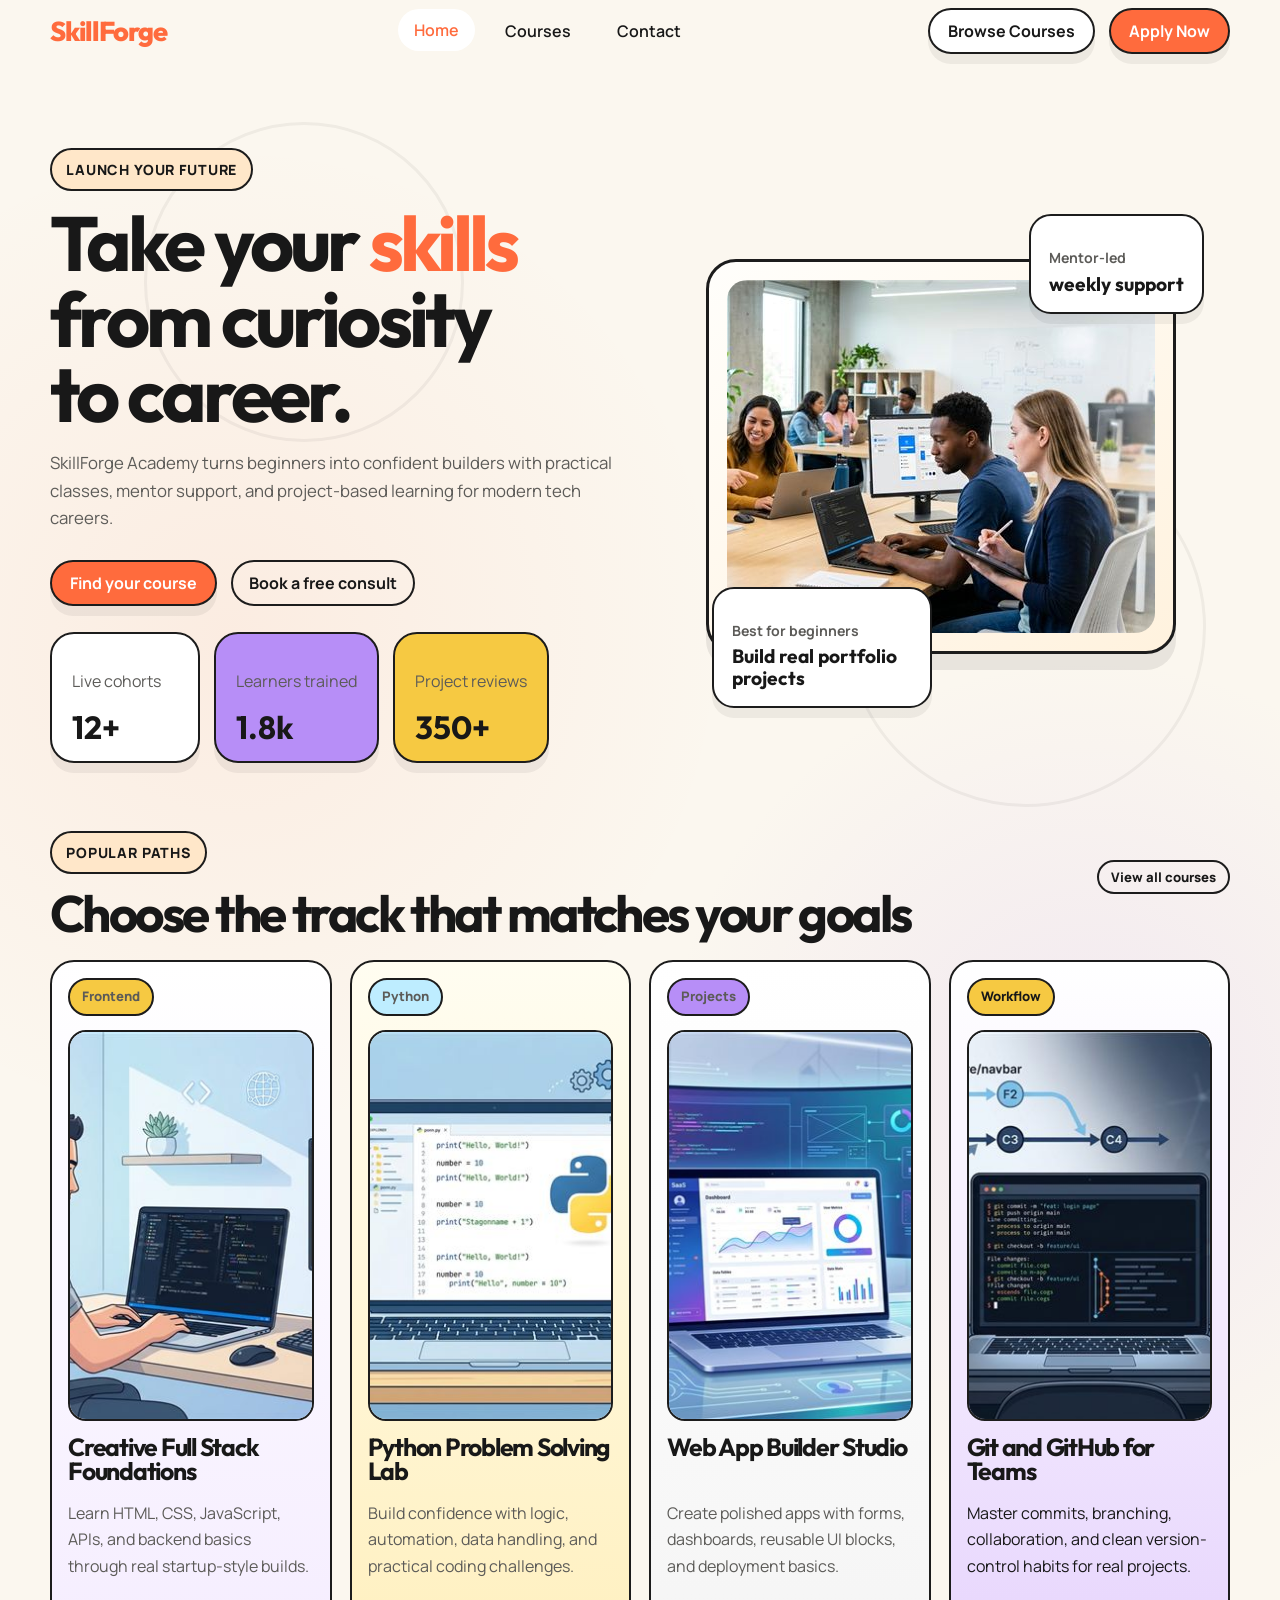
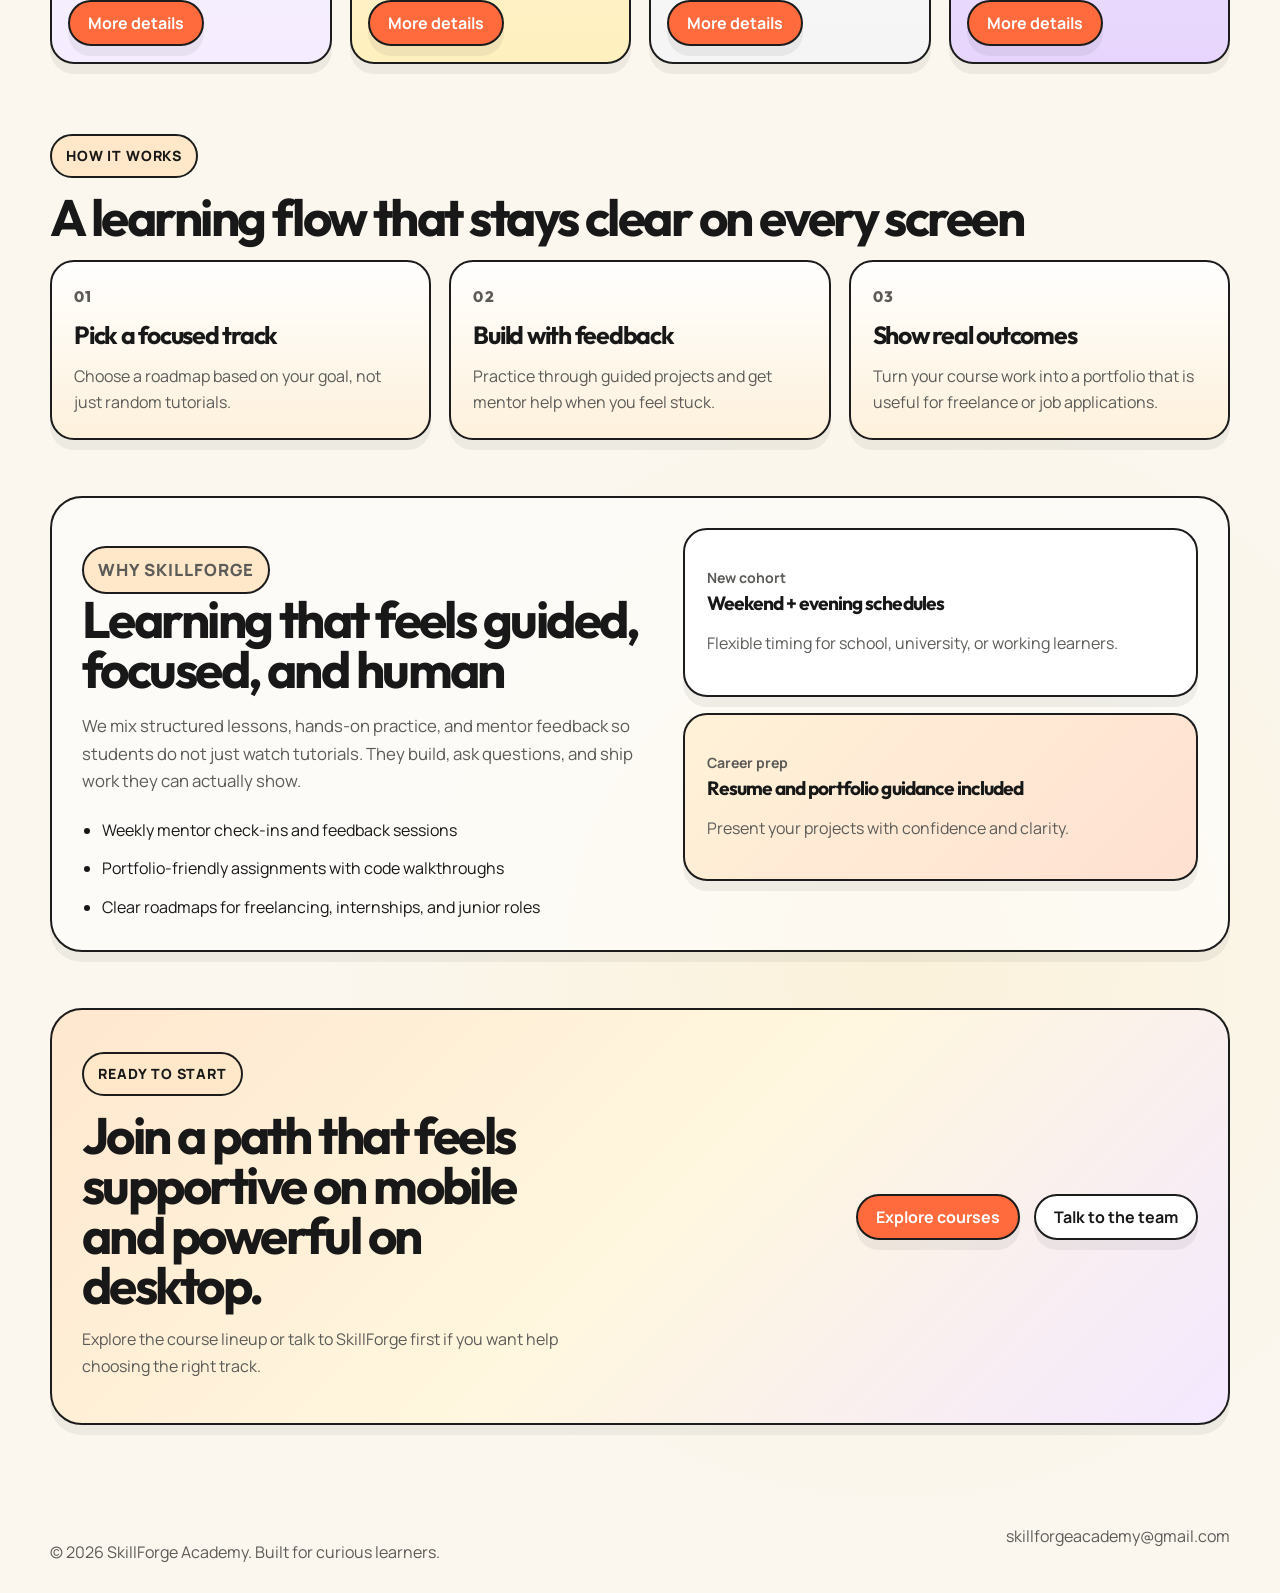
<file: index.html>
<!DOCTYPE html>
<html lang="en">
<head>
    <meta charset="UTF-8">
    <meta name="viewport" content="width=device-width, initial-scale=1.0">
    <meta name="description" content="SkillForge Academy helps students build job-ready tech skills through practical online courses.">
    <title>SkillForge Academy</title>
    <link rel="preconnect" href="https://fonts.googleapis.com">
    <link rel="preconnect" href="https://fonts.gstatic.com" crossorigin>
    <link href="https://fonts.googleapis.com/css2?family=Outfit:wght@400;500;600;700;800&family=Manrope:wght@400;500;600;700&display=swap" rel="stylesheet">
    <link rel="stylesheet" href="style.css">
</head>
<body class="site-shell">
    <header class="site-header">
        <a class="brand" href="index.html">SkillForge</a>
        <input class="nav-toggle" type="checkbox" id="nav-toggle" aria-label="Toggle navigation menu">
        <label class="menu-button" for="nav-toggle" aria-label="Open navigation menu">
            <span></span>
            <span></span>
            <span></span>
        </label>
        <nav class="main-nav" aria-label="Primary navigation">
            <a class="nav-link is-active" href="index.html">Home</a>
            <a class="nav-link" href="courses.html">Courses</a>
            <a class="nav-link" href="contact.html">Contact</a>
        </nav>
        <section class="header-actions" aria-label="Quick actions">
            <a class="button button-ghost" href="courses.html">Browse Courses</a>
            <a class="button button-primary" href="contact.html">Apply Now</a>
        </section>
        <label class="nav-overlay" for="nav-toggle" aria-hidden="true"></label>
    </header>

    <main>
        <section class="hero hero-home">
            <article class="hero-copy">
                <p class="eyebrow">Launch your future</p>
                <h1>Take your <em class="accent-word">skills</em> from curiosity to career.</h1>
                <p>
                    SkillForge Academy turns beginners into confident builders with practical classes,
                    mentor support, and project-based learning for modern tech careers.
                </p>
                <section class="hero-actions" aria-label="Hero actions">
                    <a class="button button-primary" href="courses.html">Find your course</a>
                    <a class="text-link" href="contact.html">Book a free consult</a>
                </section>

                <section class="stats-strip" aria-label="Platform highlights">
                    <article class="stat-card">
                        <p class="stat-label">Live cohorts</p>
                        <strong>12+</strong>
                    </article>
                    <article class="stat-card is-purple">
                        <p class="stat-label">Learners trained</p>
                        <strong>1.8k</strong>
                    </article>
                    <article class="stat-card is-yellow">
                        <p class="stat-label">Project reviews</p>
                        <strong>350+</strong>
                    </article>
                </section>
            </article>

            <aside class="hero-art" aria-label="Hero illustration">
                <article class="teachers-badge">
                    <p>Mentor-led</p>
                    <strong>weekly support</strong>
                </article>
                <i class="star star-one" aria-hidden="true"></i>
                <i class="star star-two" aria-hidden="true"></i>
                <figure class="hero-illustration-card">
                    <img src="banner_img_optimized.jpg" width="960" height="353" alt="Students learning web development at SkillForge Academy" fetchpriority="high" decoding="async">
                </figure>
                <article class="floating-note">
                    <p>Best for beginners</p>
                    <strong>Build real portfolio projects</strong>
                </article>
            </aside>
        </section>

        <header class="section-header">
            <article>
                <p class="eyebrow">Popular paths</p>
                <h2>Choose the track that matches your goals</h2>
            </article>
            <a class="chip chip-outline" href="courses.html">View all courses</a>
        </header>

        <section class="course-grid" aria-label="Featured courses">
            <article class="course-card accent-purple">
                <p class="chip chip-yellow">Frontend</p>
                <img src="full_stack_dev_optimized.jpg" width="700" height="391" alt="Full stack development illustration" loading="lazy" decoding="async">
                <h3>Creative Full Stack Foundations</h3>
                <p>Learn HTML, CSS, JavaScript, APIs, and backend basics through real startup-style builds.</p>
                <a class="button button-primary" href="courses.html">More details</a>
            </article>

            <article class="course-card accent-yellow">
                <p class="chip chip-dark">Python</p>
                <img src="python_illustration_optimized.jpg" width="700" height="391" alt="Python course illustration" loading="lazy" decoding="async">
                <h3>Python Problem Solving Lab</h3>
                <p>Build confidence with logic, automation, data handling, and practical coding challenges.</p>
                <a class="button button-primary" href="courses.html">More details</a>
            </article>

            <article class="course-card accent-white">
                <p class="chip chip-purple">Projects</p>
                <img src="web_app_illustration_optimized.jpg" width="700" height="391" alt="Web app development illustration" loading="lazy" decoding="async">
                <h3>Web App Builder Studio</h3>
                <p>Create polished apps with forms, dashboards, reusable UI blocks, and deployment basics.</p>
                <a class="button button-primary" href="courses.html">More details</a>
            </article>

            <article class="course-card accent-dark">
                <p class="chip chip-yellow">Workflow</p>
                <img src="git_illustration_optimized.jpg" width="700" height="391" alt="Git and GitHub illustration" loading="lazy" decoding="async">
                <h3>Git and GitHub for Teams</h3>
                <p>Master commits, branching, collaboration, and clean version-control habits for real projects.</p>
                <a class="button button-primary" href="courses.html">More details</a>
            </article>
        </section>

        <section class="journey-section" aria-labelledby="journey-title">
            <header class="section-header section-header-tight">
                <article>
                    <p class="eyebrow">How it works</p>
                    <h2 id="journey-title">A learning flow that stays clear on every screen</h2>
                </article>
            </header>

            <section class="journey-grid">
                <article class="journey-card">
                    <p class="journey-step">01</p>
                    <h3>Pick a focused track</h3>
                    <p>Choose a roadmap based on your goal, not just random tutorials.</p>
                </article>
                <article class="journey-card">
                    <p class="journey-step">02</p>
                    <h3>Build with feedback</h3>
                    <p>Practice through guided projects and get mentor help when you feel stuck.</p>
                </article>
                <article class="journey-card">
                    <p class="journey-step">03</p>
                    <h3>Show real outcomes</h3>
                    <p>Turn your course work into a portfolio that is useful for freelance or job applications.</p>
                </article>
            </section>
        </section>

        <section class="split-panel">
            <article class="panel-copy">
                <p class="eyebrow">Why SkillForge</p>
                <h2>Learning that feels guided, focused, and human</h2>
                <p>
                    We mix structured lessons, hands-on practice, and mentor feedback so students do not
                    just watch tutorials. They build, ask questions, and ship work they can actually show.
                </p>
                <ul class="feature-list">
                    <li>Weekly mentor check-ins and feedback sessions</li>
                    <li>Portfolio-friendly assignments with code walkthroughs</li>
                    <li>Clear roadmaps for freelancing, internships, and junior roles</li>
                </ul>
            </article>

            <section class="panel-stack">
                <article class="info-card">
                    <p class="info-tag">New cohort</p>
                    <h3>Weekend + evening schedules</h3>
                    <p>Flexible timing for school, university, or working learners.</p>
                </article>
                <article class="info-card is-highlight">
                    <p class="info-tag">Career prep</p>
                    <h3>Resume and portfolio guidance included</h3>
                    <p>Present your projects with confidence and clarity.</p>
                </article>
            </section>
        </section>

        <section class="cta-band" aria-label="Call to action">
            <article>
                <p class="eyebrow">Ready to start</p>
                <h2>Join a path that feels supportive on mobile and powerful on desktop.</h2>
                <p>
                    Explore the course lineup or talk to SkillForge first if you want help choosing the right track.
                </p>
            </article>
            <section class="cta-actions">
                <a class="button button-primary" href="courses.html">Explore courses</a>
                <a class="button button-ghost" href="contact.html">Talk to the team</a>
            </section>
        </section>
    </main>

    <footer class="site-footer">
        <p>&copy; <time>2026</time> SkillForge Academy. Built for curious learners.</p>
        <address>skillforgeacademy@gmail.com</address>
    </footer>
</body>
</html>
</file>
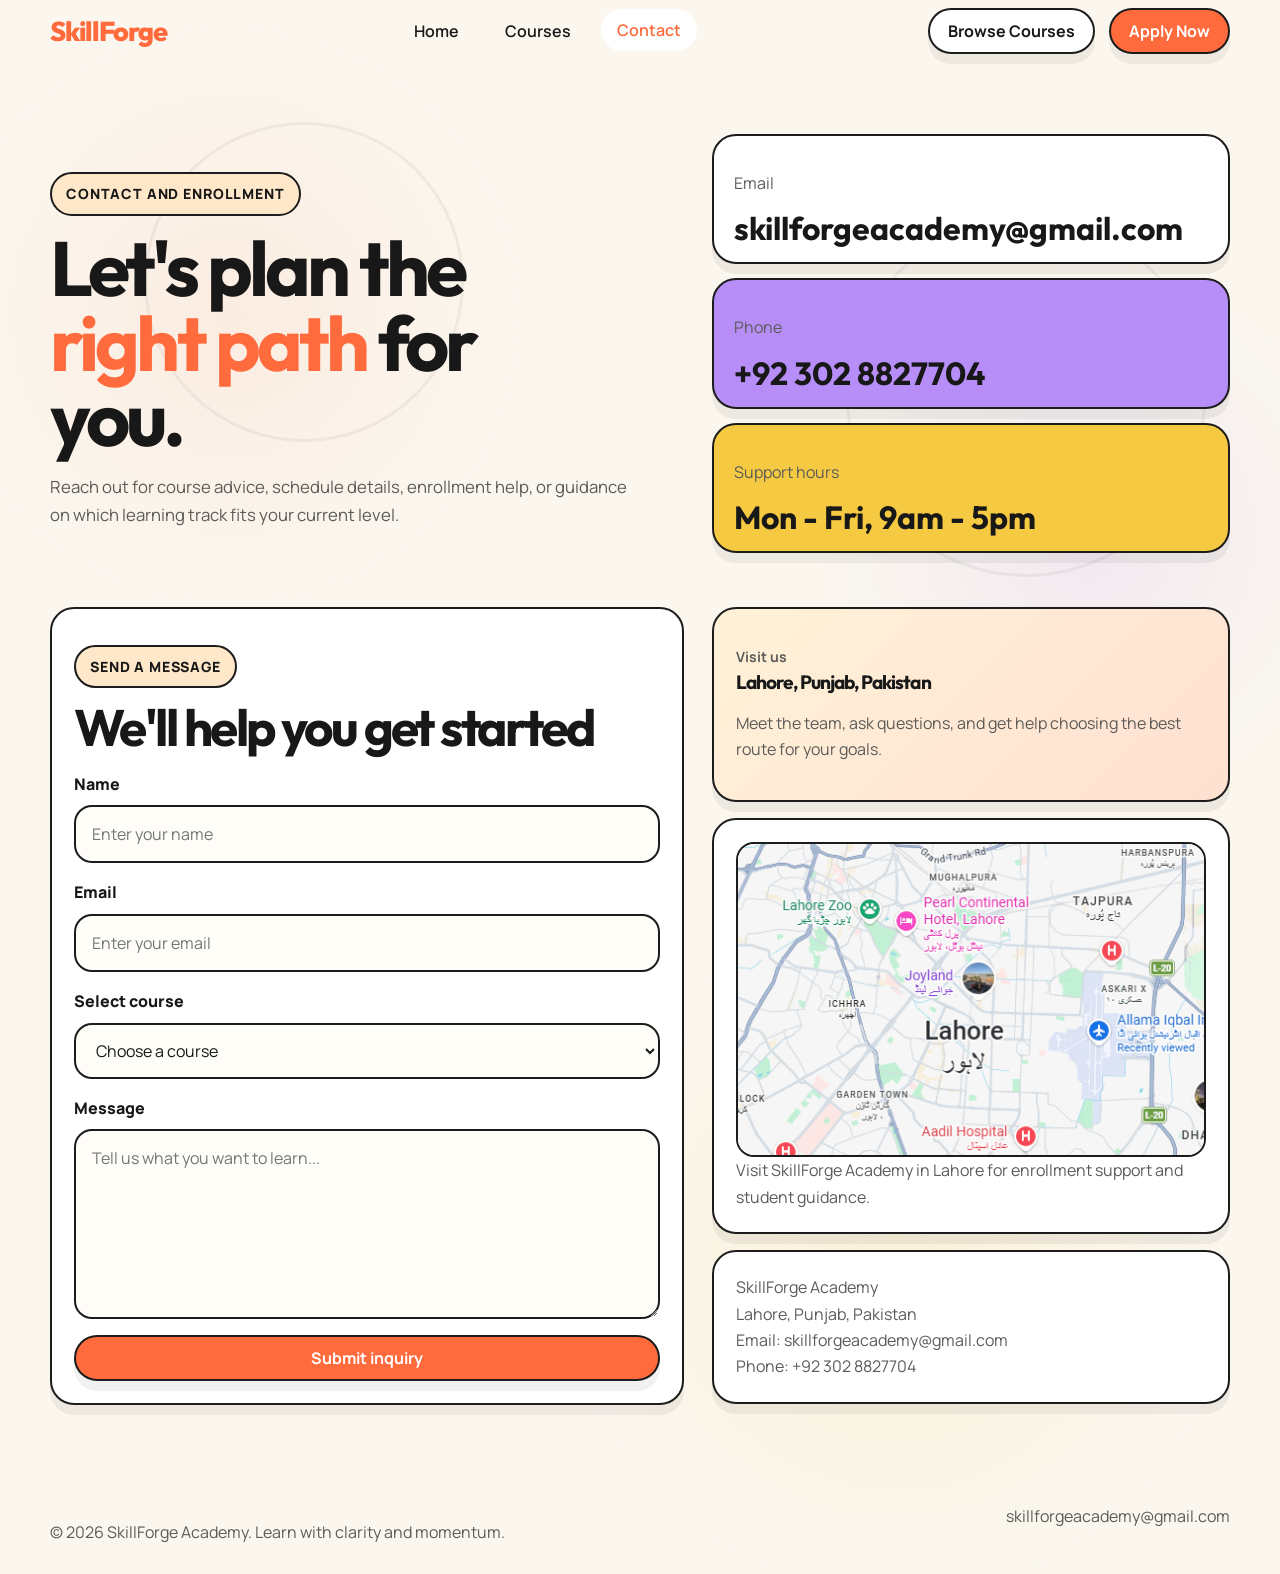
<file: contact.html>
<!DOCTYPE html>
<html lang="en">
<head>
    <meta charset="UTF-8">
    <meta name="viewport" content="width=device-width, initial-scale=1.0">
    <meta name="description" content="Contact SkillForge Academy for enrollment support, guidance, and class details.">
    <title>Contact - SkillForge Academy</title>
    <link rel="preconnect" href="https://fonts.googleapis.com">
    <link rel="preconnect" href="https://fonts.gstatic.com" crossorigin>
    <link href="https://fonts.googleapis.com/css2?family=Outfit:wght@400;500;600;700;800&family=Manrope:wght@400;500;600;700&display=swap" rel="stylesheet">
    <link rel="stylesheet" href="style.css">
</head>
<body class="site-shell">
    <header class="site-header">
        <a class="brand" href="index.html">SkillForge</a>
        <input class="nav-toggle" type="checkbox" id="nav-toggle" aria-label="Toggle navigation menu">
        <label class="menu-button" for="nav-toggle" aria-label="Open navigation menu">
            <span></span>
            <span></span>
            <span></span>
        </label>
        <nav class="main-nav" aria-label="Primary navigation">
            <a class="nav-link" href="index.html">Home</a>
            <a class="nav-link" href="courses.html">Courses</a>
            <a class="nav-link is-active" href="contact.html">Contact</a>
        </nav>
        <section class="header-actions" aria-label="Quick actions">
            <a class="button button-ghost" href="courses.html">Browse Courses</a>
            <a class="button button-primary" href="#contact-form">Apply Now</a>
        </section>
        <label class="nav-overlay" for="nav-toggle" aria-hidden="true"></label>
    </header>

    <main>
        <section class="page-hero compact-hero">
            <article class="hero-copy">
                <p class="eyebrow">Contact and enrollment</p>
                <h1>Let's plan the <em class="accent-word">right path</em> for you.</h1>
                <p>
                    Reach out for course advice, schedule details, enrollment help, or guidance on which
                    learning track fits your current level.
                </p>
            </article>

            <section class="contact-summary" aria-label="Contact summary">
                <article class="mini-card">
                    <p>Email</p>
                    <strong>skillforgeacademy@gmail.com</strong>
                </article>
                <article class="mini-card is-purple">
                    <p>Phone</p>
                    <strong>+92 302 8827704</strong>
                </article>
                <article class="mini-card is-yellow">
                    <p>Support hours</p>
                    <strong>Mon - Fri, 9am - 5pm</strong>
                </article>
            </section>
        </section>

        <section class="contact-layout">
            <article class="form-panel">
                <header class="section-header section-header-tight">
                    <article>
                        <p class="eyebrow">Send a message</p>
                        <h2>We'll help you get started</h2>
                    </article>
                </header>

                <form id="contact-form" action="#" method="post">
                    <section class="form-group">
                        <label for="user_name">Name</label>
                        <input type="text" id="user_name" name="name" placeholder="Enter your name" required>
                    </section>

                    <section class="form-group">
                        <label for="user_email">Email</label>
                        <input type="email" id="user_email" name="email" placeholder="Enter your email" required>
                    </section>

                    <section class="form-group">
                        <label for="course">Select course</label>
                        <select id="course" name="courses" required>
                            <option value="">Choose a course</option>
                            <option value="full_stack">Full Stack Web Development</option>
                            <option value="python">Python Programming</option>
                            <option value="web_app">Web App Development</option>
                            <option value="git">Git and GitHub</option>
                        </select>
                    </section>

                    <section class="form-group">
                        <label for="message">Message</label>
                        <textarea id="message" name="message" rows="6" placeholder="Tell us what you want to learn..." required></textarea>
                    </section>

                    <button class="button button-primary" type="submit">Submit inquiry</button>
                </form>
            </article>

            <aside class="contact-side">
                <article class="info-card is-highlight">
                    <p class="info-tag">Visit us</p>
                    <h3>Lahore, Punjab, Pakistan</h3>
                    <p>Meet the team, ask questions, and get help choosing the best route for your goals.</p>
                </article>

                <figure class="map-panel">
                    <img class="location-map" src="map.png" width="575" height="315" alt="SkillForge Academy location map" loading="lazy" decoding="async">
                    <figcaption>Visit SkillForge Academy in Lahore for enrollment support and student guidance.</figcaption>
                </figure>

                <address class="contact-info">
                    SkillForge Academy<br>
                    Lahore, Punjab, Pakistan<br>
                    Email: skillforgeacademy@gmail.com<br>
                    Phone: +92 302 8827704
                </address>
            </aside>
        </section>
    </main>

    <footer class="site-footer">
        <p>&copy; <time>2026</time> SkillForge Academy. Learn with clarity and momentum.</p>
        <address>skillforgeacademy@gmail.com</address>
    </footer>
</body>
</html>
</file>
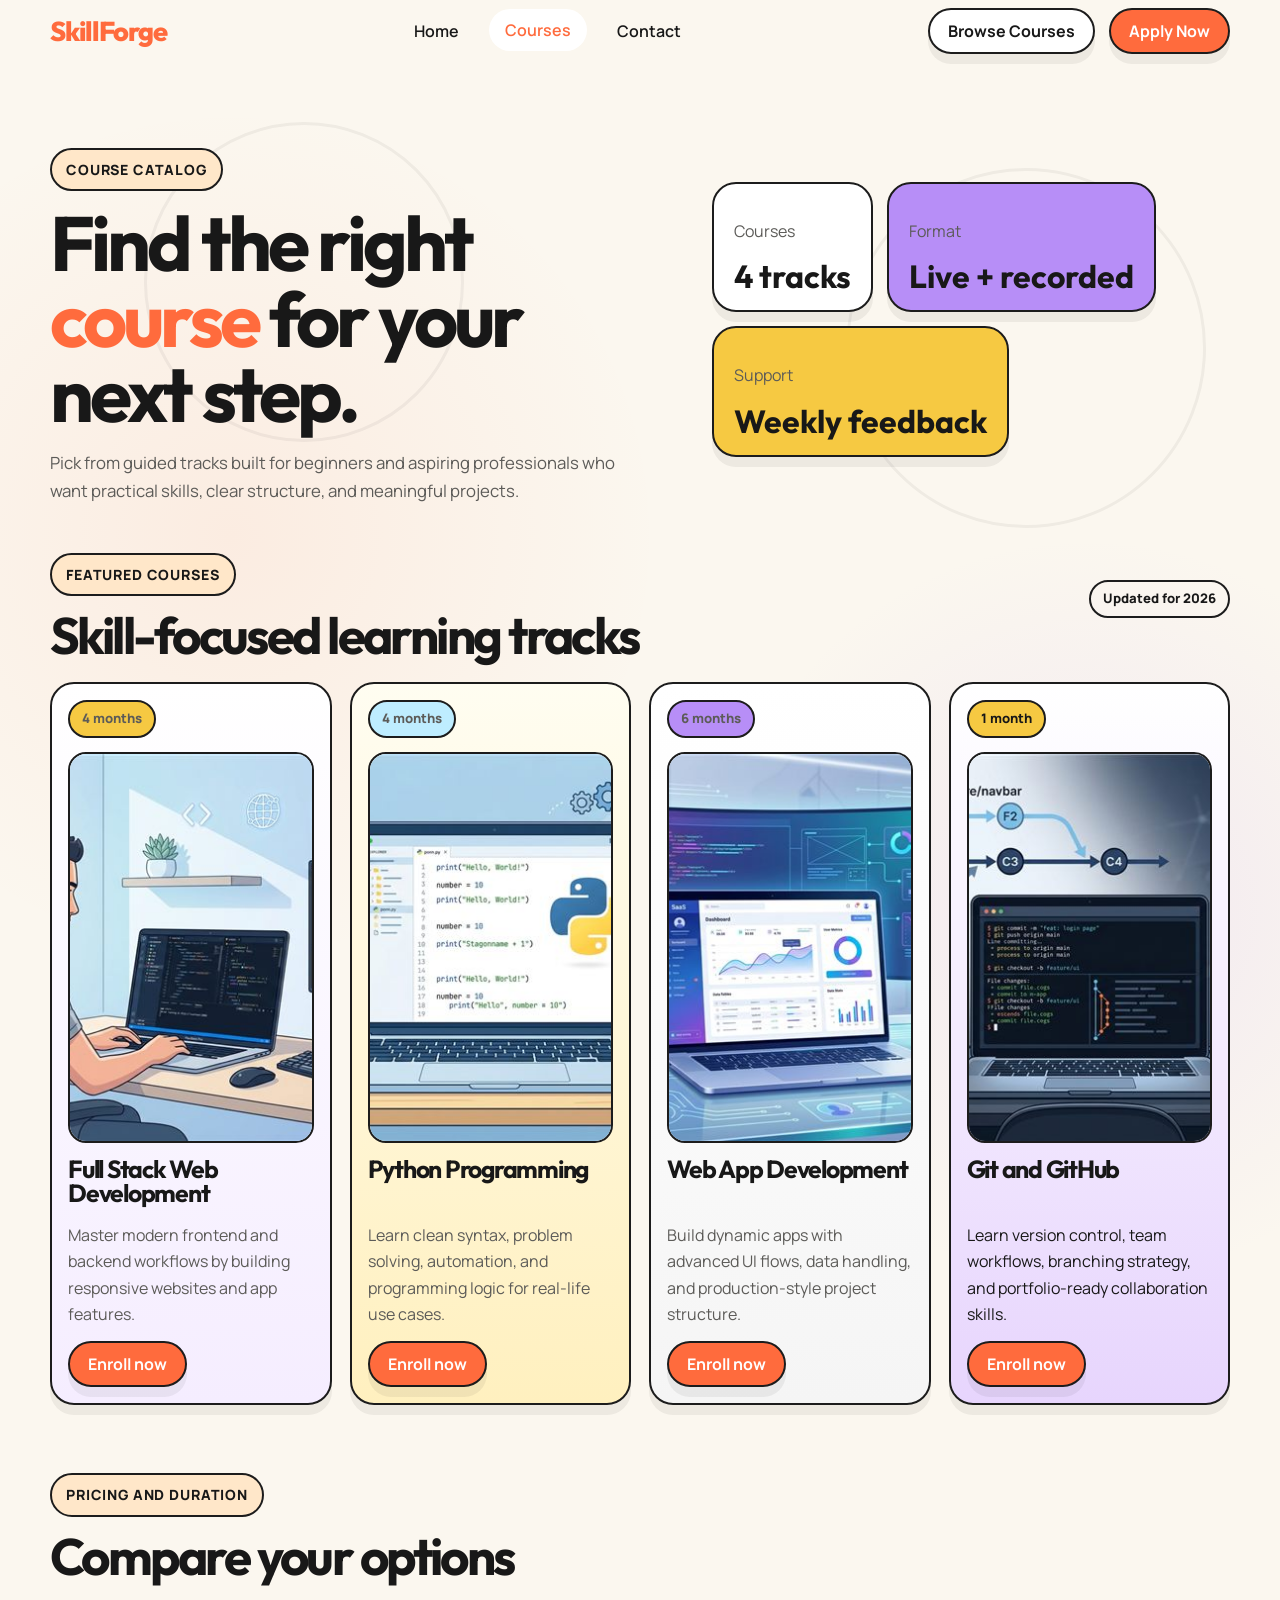
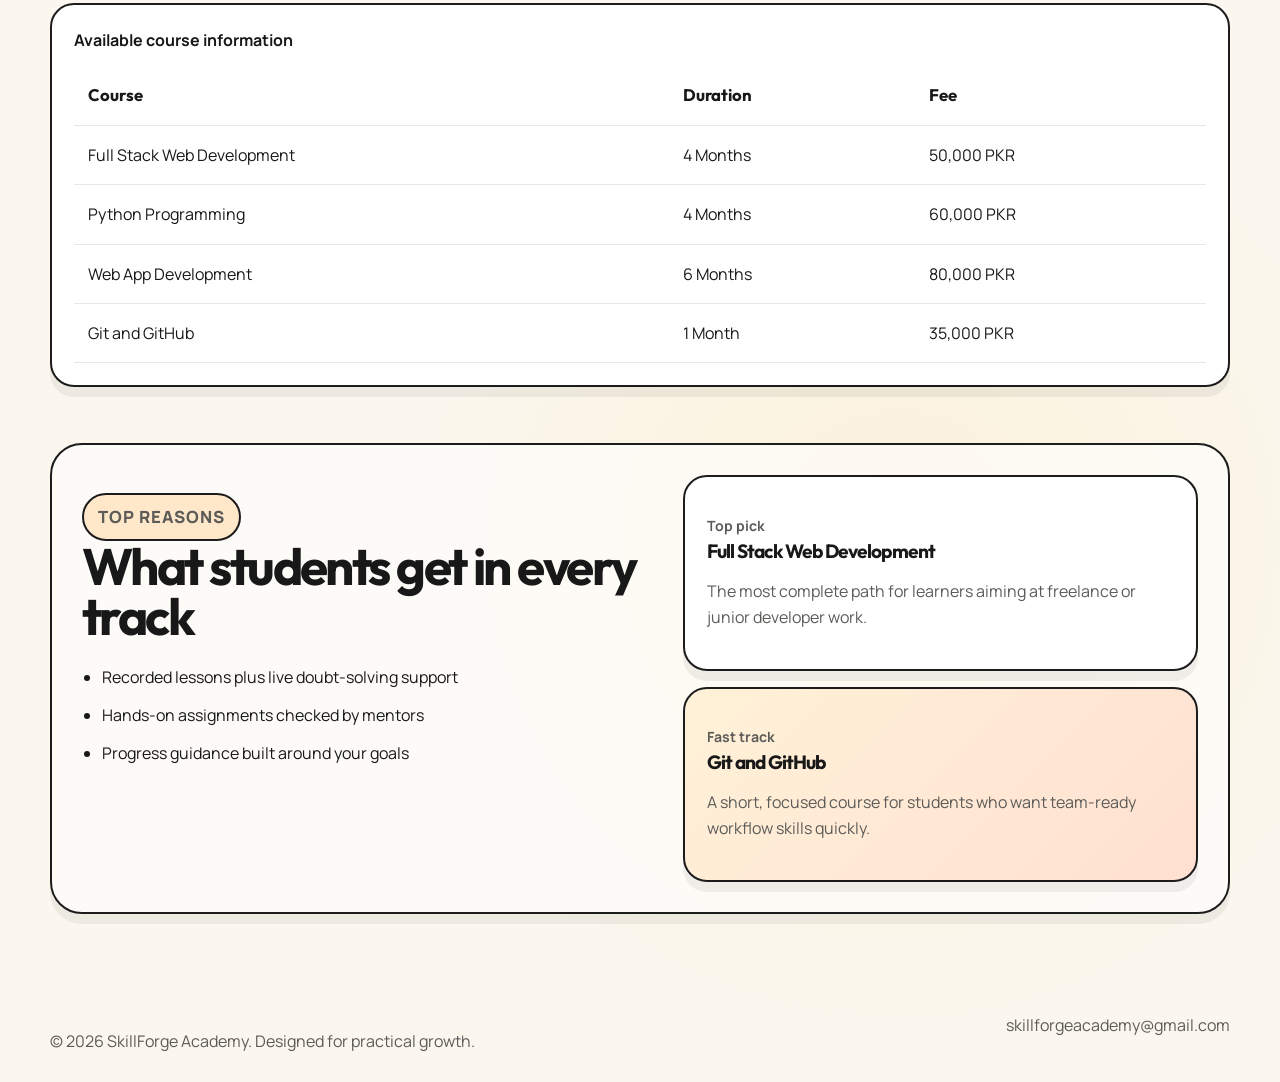
<file: courses.html>
<!DOCTYPE html>
<html lang="en">
<head>
    <meta charset="UTF-8">
    <meta name="viewport" content="width=device-width, initial-scale=1.0">
    <meta name="description" content="Explore SkillForge Academy courses in web development, Python, apps, and Git.">
    <title>Courses - SkillForge Academy</title>
    <link rel="preconnect" href="https://fonts.googleapis.com">
    <link rel="preconnect" href="https://fonts.gstatic.com" crossorigin>
    <link href="https://fonts.googleapis.com/css2?family=Outfit:wght@400;500;600;700;800&family=Manrope:wght@400;500;600;700&display=swap" rel="stylesheet">
    <link rel="stylesheet" href="style.css">
</head>
<body class="site-shell">
    <header class="site-header">
        <a class="brand" href="index.html">SkillForge</a>
        <input class="nav-toggle" type="checkbox" id="nav-toggle" aria-label="Toggle navigation menu">
        <label class="menu-button" for="nav-toggle" aria-label="Open navigation menu">
            <span></span>
            <span></span>
            <span></span>
        </label>
        <nav class="main-nav" aria-label="Primary navigation">
            <a class="nav-link" href="index.html">Home</a>
            <a class="nav-link is-active" href="courses.html">Courses</a>
            <a class="nav-link" href="contact.html">Contact</a>
        </nav>
        <section class="header-actions" aria-label="Quick actions">
            <a class="button button-ghost" href="courses.html">Browse Courses</a>
            <a class="button button-primary" href="contact.html">Apply Now</a>
        </section>
        <label class="nav-overlay" for="nav-toggle" aria-hidden="true"></label>
    </header>

    <main>
        <section class="page-hero compact-hero">
            <article class="hero-copy">
                <p class="eyebrow">Course catalog</p>
                <h1>Find the right <em class="accent-word">course</em> for your next step.</h1>
                <p>
                    Pick from guided tracks built for beginners and aspiring professionals who want
                    practical skills, clear structure, and meaningful projects.
                </p>
            </article>
            <section class="compact-badge-grid" aria-label="Course overview">
                <article class="mini-card">
                    <p>Courses</p>
                    <strong>4 tracks</strong>
                </article>
                <article class="mini-card is-purple">
                    <p>Format</p>
                    <strong>Live + recorded</strong>
                </article>
                <article class="mini-card is-yellow">
                    <p>Support</p>
                    <strong>Weekly feedback</strong>
                </article>
            </section>
        </section>

        <header class="section-header">
            <article>
                <p class="eyebrow">Featured courses</p>
                <h2>Skill-focused learning tracks</h2>
            </article>
            <p class="chip chip-outline">Updated for 2026</p>
        </header>

        <section class="course-grid">
            <article class="course-card accent-purple">
                <p class="chip chip-yellow">4 months</p>
                <img src="full_stack_dev_optimized.jpg" width="700" height="391" alt="Full stack web development illustration" loading="lazy" decoding="async">
                <h3>Full Stack Web Development</h3>
                <p>Master modern frontend and backend workflows by building responsive websites and app features.</p>
                <a class="button button-primary" href="contact.html">Enroll now</a>
            </article>

            <article class="course-card accent-yellow">
                <p class="chip chip-dark">4 months</p>
                <img src="python_illustration_optimized.jpg" width="700" height="391" alt="Python programming illustration" loading="lazy" decoding="async">
                <h3>Python Programming</h3>
                <p>Learn clean syntax, problem solving, automation, and programming logic for real-life use cases.</p>
                <a class="button button-primary" href="contact.html">Enroll now</a>
            </article>

            <article class="course-card accent-white">
                <p class="chip chip-purple">6 months</p>
                <img src="web_app_illustration_optimized.jpg" width="700" height="391" alt="Web app development illustration" loading="lazy" decoding="async">
                <h3>Web App Development</h3>
                <p>Build dynamic apps with advanced UI flows, data handling, and production-style project structure.</p>
                <a class="button button-primary" href="contact.html">Enroll now</a>
            </article>

            <article class="course-card accent-dark">
                <p class="chip chip-yellow">1 month</p>
                <img src="git_illustration_optimized.jpg" width="700" height="391" alt="Git and GitHub illustration" loading="lazy" decoding="async">
                <h3>Git and GitHub</h3>
                <p>Learn version control, team workflows, branching strategy, and portfolio-ready collaboration skills.</p>
                <a class="button button-primary" href="contact.html">Enroll now</a>
            </article>
        </section>

        <section class="table-section">
            <header class="section-header">
                <article>
                    <p class="eyebrow">Pricing and duration</p>
                    <h2>Compare your options</h2>
                </article>
            </header>

            <section class="table-wrap">
                <table>
                    <caption>Available course information</caption>
                    <thead>
                        <tr>
                            <th>Course</th>
                            <th>Duration</th>
                            <th>Fee</th>
                        </tr>
                    </thead>
                    <tbody>
                        <tr>
                            <td>Full Stack Web Development</td>
                            <td>4 Months</td>
                            <td>50,000 PKR</td>
                        </tr>
                        <tr>
                            <td>Python Programming</td>
                            <td>4 Months</td>
                            <td>60,000 PKR</td>
                        </tr>
                        <tr>
                            <td>Web App Development</td>
                            <td>6 Months</td>
                            <td>80,000 PKR</td>
                        </tr>
                        <tr>
                            <td>Git and GitHub</td>
                            <td>1 Month</td>
                            <td>35,000 PKR</td>
                        </tr>
                    </tbody>
                </table>
            </section>
        </section>

        <section class="split-panel">
            <article class="panel-copy">
                <p class="eyebrow">Top reasons</p>
                <h2>What students get in every track</h2>
                <ul class="feature-list">
                    <li>Recorded lessons plus live doubt-solving support</li>
                    <li>Hands-on assignments checked by mentors</li>
                    <li>Progress guidance built around your goals</li>
                </ul>
            </article>

            <section class="panel-stack">
                <article class="info-card">
                    <p class="info-tag">Top pick</p>
                    <h3>Full Stack Web Development</h3>
                    <p>The most complete path for learners aiming at freelance or junior developer work.</p>
                </article>
                <article class="info-card is-highlight">
                    <p class="info-tag">Fast track</p>
                    <h3>Git and GitHub</h3>
                    <p>A short, focused course for students who want team-ready workflow skills quickly.</p>
                </article>
            </section>
        </section>
    </main>

    <footer class="site-footer">
        <p>&copy; <time>2026</time> SkillForge Academy. Designed for practical growth.</p>
        <address>skillforgeacademy@gmail.com</address>
    </footer>
</body>
</html>
</file>
<file: style.css>
:root {
    --bg: #fbf7ef;
    --bg-soft: #fffdf8;
    --text: #181818;
    --muted: #5c5b58;
    --line: #1c1c1c;
    --orange: #ff6b3d;
    --orange-deep: #f65528;
    --yellow: #f6c942;
    --purple: #b78ef7;
    --white: #ffffff;
    --shadow: 0 10px 0 rgba(24, 24, 24, 0.06);
    --radius-xl: 32px;
    --radius-lg: 24px;
    --radius-md: 18px;
    --radius-sm: 999px;
    --container: min(1180px, calc(100% - 32px));
}

*,
*::before,
*::after {
    box-sizing: border-box;
}

html {
    scroll-behavior: smooth;
    overflow-x: clip;
}

body {
    margin: 0;
    min-height: 100vh;
    background:
        radial-gradient(circle at 18% 20%, rgba(255, 107, 61, 0.08), transparent 18%),
        radial-gradient(circle at 85% 34%, rgba(183, 142, 247, 0.14), transparent 18%),
        radial-gradient(circle at 70% 80%, rgba(246, 201, 66, 0.12), transparent 22%),
        var(--bg);
    color: var(--text);
    font-family: "Manrope", sans-serif;
    overflow-x: clip;
}

img {
    display: block;
    max-width: 100%;
}

a {
    color: inherit;
    text-decoration: none;
}

button,
input,
select,
textarea {
    font: inherit;
}

main {
    width: 100%;
    padding: 24px 0 36px;
}

.site-shell {
    width: var(--container);
    margin: 0 auto;
}

.site-header,
.site-footer,
.hero,
.page-hero,
.course-card,
.stat-card,
.mini-card,
.info-card,
.form-panel,
.map-panel,
.table-wrap,
.contact-info {
    animation: rise 0.65s ease both;
}

.site-header {
    display: flex;
    align-items: center;
    justify-content: space-between;
    gap: 18px;
    padding: 8px 0 28px;
}

.brand {
    font-family: "Outfit", sans-serif;
    font-size: 1.7rem;
    font-weight: 800;
    letter-spacing: -0.04em;
    color: var(--orange);
}

.main-nav,
.header-actions,
.hero-actions,
.stats-strip,
.section-header,
.compact-badge-grid,
.cta-actions {
    display: flex;
    align-items: center;
    gap: 14px;
}

.main-nav {
    flex-wrap: wrap;
    justify-content: center;
}

.hero-copy,
.panel-copy,
.course-card,
.journey-card,
.info-card,
.mini-card,
.stat-card {
    min-width: 0;
}

.nav-toggle,
.menu-button,
.nav-overlay {
    display: none;
}

.nav-link {
    padding: 10px 16px;
    border-radius: var(--radius-sm);
    font-weight: 600;
    transition: background-color 0.2s ease, color 0.2s ease, transform 0.2s ease;
}

.nav-link:hover,
.nav-link.is-active {
    background: var(--white);
    color: var(--orange);
    transform: translateY(-1px);
}

.button,
.chip,
.text-link {
    border: 2px solid var(--line);
    transition: transform 0.2s ease, box-shadow 0.2s ease, background-color 0.2s ease;
}

.button {
    display: inline-flex;
    align-items: center;
    justify-content: center;
    min-height: 46px;
    padding: 10px 18px;
    border-radius: var(--radius-sm);
    font-weight: 700;
    box-shadow: var(--shadow);
}

.button:hover,
.chip:hover,
.text-link:hover {
    transform: translateY(-2px);
}

.button-primary {
    background: var(--orange);
    color: var(--white);
}

.button-primary:hover {
    background: var(--orange-deep);
}

.button-ghost {
    background: var(--white);
}

.text-link {
    border-radius: var(--radius-sm);
    padding: 10px 16px;
    background: transparent;
    font-weight: 700;
}

.hero,
.page-hero,
.split-panel,
.contact-layout {
    display: grid;
    gap: 28px;
}

.hero,
.page-hero {
    position: relative;
    grid-template-columns: 1.1fr 0.9fr;
    align-items: center;
    padding: 28px 0 54px;
}

.hero::before,
.page-hero::before {
    content: "";
    position: absolute;
    inset: 16px auto auto 8%;
    width: 320px;
    height: 320px;
    border: 3px solid rgba(24, 24, 24, 0.05);
    border-radius: 50%;
    z-index: -1;
}

.hero::after,
.page-hero::after {
    content: "";
    position: absolute;
    inset: auto 2% 10px auto;
    width: 360px;
    height: 360px;
    border: 3px solid rgba(24, 24, 24, 0.05);
    border-radius: 50%;
    z-index: -1;
}

.eyebrow {
    display: inline-block;
    margin-bottom: 14px;
    padding: 8px 14px;
    border: 2px solid var(--line);
    border-radius: var(--radius-sm);
    background: #ffe7c9;
    font-size: 0.88rem;
    font-weight: 800;
    text-transform: uppercase;
    letter-spacing: 0.06em;
}

h1,
h2,
h3 {
    margin: 0;
    font-family: "Outfit", sans-serif;
    letter-spacing: -0.05em;
    line-height: 0.98;
}

h1 {
    max-width: 10ch;
    font-size: clamp(3rem, 6vw, 5.6rem);
}

h2 {
    font-size: clamp(2rem, 4vw, 3.2rem);
}

h3 {
    font-size: 1.55rem;
}

.accent-word {
    color: var(--orange);
    font-style: normal;
}

p,
li,
td,
th,
label,
input,
select,
textarea,
figcaption,
address,
caption {
    line-height: 1.65;
}

.hero-copy > p:not(.eyebrow),
.panel-copy p,
.course-card p,
.info-card p,
.mini-card p,
.stat-label,
.contact-info,
figcaption,
.journey-card p,
.cta-band > article > p:not(.eyebrow) {
    color: var(--muted);
}

.hero-copy > p:not(.eyebrow),
.panel-copy p {
    max-width: 58ch;
    margin: 18px 0 0;
    font-size: 1.05rem;
}

.hero-actions {
    margin-top: 28px;
    flex-wrap: wrap;
}

.stats-strip {
    margin-top: 26px;
    flex-wrap: wrap;
}

.compact-badge-grid {
    flex-wrap: wrap;
    align-items: stretch;
}

.stat-card,
.mini-card {
    min-width: min(150px, 100%);
    padding: 18px 20px;
    border: 2px solid var(--line);
    border-radius: var(--radius-lg);
    background: var(--white);
    box-shadow: var(--shadow);
}

.stat-card strong,
.mini-card strong {
    display: block;
    margin-top: 6px;
    font-family: "Outfit", sans-serif;
    font-size: 2rem;
    line-height: 1;
    overflow-wrap: anywhere;
}

.stat-card.is-purple,
.mini-card.is-purple {
    background: var(--purple);
}

.stat-card.is-yellow,
.mini-card.is-yellow {
    background: var(--yellow);
}

.hero-art {
    position: relative;
    min-height: 520px;
    padding: 18px;
    isolation: isolate;
}

.hero-illustration-card {
    position: absolute;
    right: 14px;
    bottom: 38px;
    width: min(100%, 470px);
    padding: 18px;
    border: 3px solid var(--line);
    border-radius: 30px;
    background: linear-gradient(145deg, #fffefb, #fff2de);
    box-shadow: 0 16px 0 rgba(24, 24, 24, 0.08);
    overflow: hidden;
    z-index: 1;
}

.hero-illustration-card img {
    width: 100%;
    border-radius: 20px;
    object-fit: cover;
}

.teachers-badge,
.floating-note {
    position: absolute;
    max-width: 220px;
    padding: 16px 18px;
    border: 2px solid var(--line);
    border-radius: 22px;
    background: var(--white);
    box-shadow: var(--shadow);
}

.teachers-badge {
    top: 26px;
    right: 26px;
    z-index: 3;
}

.floating-note {
    left: 0;
    bottom: 0;
    z-index: 3;
}

.teachers-badge p,
.floating-note p,
.info-tag {
    display: block;
    margin-bottom: 4px;
    color: var(--muted);
    font-size: 0.88rem;
    font-weight: 700;
}

.teachers-badge strong,
.floating-note strong,
.info-card h3 {
    font-family: "Outfit", sans-serif;
    font-size: 1.2rem;
    line-height: 1.1;
}

.star {
    position: absolute;
    width: 54px;
    height: 54px;
    background: var(--yellow);
    clip-path: polygon(50% 0%, 61% 35%, 98% 35%, 68% 57%, 79% 92%, 50% 70%, 21% 92%, 32% 57%, 2% 35%, 39% 35%);
}

.star-one {
    top: 110px;
    left: 14px;
}

.star-two {
    right: 82px;
    bottom: 150px;
    transform: scale(0.7);
}

.section-header {
    justify-content: space-between;
    margin-bottom: 22px;
}

.section-header-tight {
    margin-bottom: 18px;
}

.course-grid {
    display: grid;
    grid-template-columns: repeat(4, minmax(0, 1fr));
    gap: 18px;
}

.course-card {
    display: flex;
    flex-direction: column;
    gap: 14px;
    height: 100%;
    padding: 16px;
    border: 2px solid var(--line);
    border-radius: 24px;
    background: var(--white);
    box-shadow: var(--shadow);
}

.course-card h3 {
    min-height: 3.2rem;
}

.course-card > p:not(.chip) {
    margin: 0;
    min-height: 5.4rem;
}

.course-card img {
    width: 100%;
    aspect-ratio: 1.1 / 1;
    object-fit: cover;
    border: 2px solid var(--line);
    border-radius: 18px;
    background: #f4f1ea;
}

.course-card .button {
    margin-top: auto;
    align-self: flex-start;
}

.accent-purple {
    background: linear-gradient(180deg, #ffffff 0%, #f5edff 100%);
}

.accent-yellow {
    background: linear-gradient(180deg, #fffdf1 0%, #fff0bf 100%);
}

.accent-white {
    background: linear-gradient(180deg, #ffffff 0%, #f5f5f5 100%);
}

.accent-dark {
    background: linear-gradient(180deg, #ffffff 0%, #e7d5fd 100%);
}

.accent-dark p,
.accent-dark .chip {
    color: var(--text);
}

.chip {
    display: inline-flex;
    align-items: center;
    width: fit-content;
    min-height: 34px;
    padding: 6px 12px;
    margin: 0;
    border-radius: var(--radius-sm);
    background: var(--white);
    font-size: 0.82rem;
    font-weight: 800;
}

.chip-yellow {
    background: var(--yellow);
}

.chip-purple {
    background: var(--purple);
}

.chip-dark {
    background: #beedff;
    color: var(--white);
}

.chip-outline {
    background: transparent;
}

.split-panel {
    grid-template-columns: 1fr 0.9fr;
    align-items: start;
    margin-top: 56px;
    padding: 30px;
    border: 2px solid var(--line);
    border-radius: var(--radius-xl);
    background: rgba(255, 255, 255, 0.6);
    box-shadow: var(--shadow);
}

.journey-section {
    margin-top: 56px;
}

.journey-grid {
    display: grid;
    grid-template-columns: repeat(3, minmax(0, 1fr));
    gap: 18px;
}

.journey-card {
    height: 100%;
    padding: 22px;
    border: 2px solid var(--line);
    border-radius: 24px;
    background: linear-gradient(180deg, rgba(255, 255, 255, 0.95), rgba(255, 239, 214, 0.75));
    box-shadow: var(--shadow);
}

.journey-card p:last-child {
    margin-bottom: 0;
}

.journey-step {
    margin: 0 0 14px;
    font-family: "Outfit", sans-serif;
    font-size: 0.95rem;
    font-weight: 800;
    letter-spacing: 0.08em;
    color: var(--orange);
}

.feature-list {
    margin: 22px 0 0;
    padding-left: 20px;
}

.feature-list li + li {
    margin-top: 12px;
}

.panel-stack {
    display: grid;
    gap: 16px;
}

.info-card,
.form-panel,
.map-panel,
.contact-info,
.table-wrap {
    padding: 22px;
    border: 2px solid var(--line);
    border-radius: 24px;
    background: var(--white);
    box-shadow: var(--shadow);
}

.info-card.is-highlight {
    background: linear-gradient(135deg, #fff2d8, #ffe0d1);
}

.compact-hero {
    padding-bottom: 34px;
}

.contact-summary {
    display: grid;
    gap: 14px;
}

.table-section {
    margin-top: 54px;
}

.table-wrap {
    overflow-x: auto;
}

table {
    width: 100%;
    border-collapse: collapse;
}

caption {
    margin-bottom: 12px;
    font-weight: 700;
    text-align: left;
}

th,
td {
    padding: 16px 14px;
    text-align: left;
    border-bottom: 1px solid rgba(24, 24, 24, 0.1);
}

th {
    font-family: "Outfit", sans-serif;
    font-size: 1.05rem;
}

tbody tr:hover {
    background: rgba(255, 107, 61, 0.05);
}

.contact-layout {
    grid-template-columns: 1.1fr 0.9fr;
    align-items: start;
    margin-top: 20px;
}

form {
    display: grid;
    gap: 16px;
}

.form-group {
    display: grid;
    gap: 8px;
}

label {
    font-weight: 800;
}

input,
select,
textarea {
    width: 100%;
    padding: 14px 16px;
    border: 2px solid var(--line);
    border-radius: 18px;
    background: #fffdf8;
    color: var(--text);
}

input:focus,
select:focus,
textarea:focus {
    outline: 3px solid rgba(183, 142, 247, 0.35);
    border-color: var(--orange);
}

textarea {
    resize: vertical;
    min-height: 140px;
}

.contact-side {
    display: grid;
    gap: 16px;
}

.map-panel {
    margin: 0;
}

.location-map {
    width: 100%;
    height: clamp(220px, 32vw, 315px);
    aspect-ratio: 16 / 9;
    border: 2px solid var(--line);
    border-radius: 18px;
    object-fit: cover;
    object-position: center;
}

.contact-info {
    font-style: normal;
}

.cta-band {
    display: grid;
    grid-template-columns: 1.2fr auto;
    align-items: center;
    gap: 24px;
    margin-top: 56px;
    padding: 28px 30px;
    border: 2px solid var(--line);
    border-radius: var(--radius-xl);
    background: linear-gradient(135deg, #ffe7cf, #fff7df 52%, #f3e8ff);
    box-shadow: var(--shadow);
}

.cta-band h2 {
    max-width: 14ch;
}

.cta-band > article > p:not(.eyebrow) {
    margin-top: 16px;
    max-width: 52ch;
}

.cta-actions {
    flex-wrap: wrap;
    justify-content: flex-end;
}

.site-footer {
    display: flex;
    justify-content: space-between;
    gap: 18px;
    margin-top: 40px;
    padding: 22px 0 12px;
    color: var(--muted);
}

.site-footer address {
    font-style: normal;
}

@keyframes rise {
    from {
        opacity: 0;
        transform: translateY(16px);
    }

    to {
        opacity: 1;
        transform: translateY(0);
    }
}

@media (prefers-reduced-motion: reduce) {
    html {
        scroll-behavior: auto;
    }

    *,
    *::before,
    *::after {
        animation-duration: 0.01ms !important;
        animation-iteration-count: 1 !important;
        scroll-behavior: auto !important;
        transition-duration: 0.01ms !important;
    }
}

@media (max-width: 1080px) {
    .hero,
    .page-hero,
    .split-panel,
    .contact-layout,
    .course-grid,
    .journey-grid,
    .cta-band {
        grid-template-columns: 1fr;
    }

    .course-grid {
        grid-template-columns: repeat(2, minmax(0, 1fr));
    }

    .hero-art {
        min-height: 440px;
    }

    .cta-actions {
        justify-content: flex-start;
    }

    h1 {
        max-width: 12ch;
    }
}

@media (max-width: 760px) {
    body {
        width: 100%;
        padding-top: 16px;
    }

    .site-header {
        position: sticky;
        top: 0;
        z-index: 20;
        flex-direction: row;
        align-items: center;
        justify-content: flex-start;
        padding: 12px 0 18px;
        background: var(--bg);
    }

    .section-header,
    .site-footer {
        flex-direction: column;
        align-items: flex-start;
    }

    .nav-toggle {
        display: block;
        position: absolute;
        width: 1px;
        height: 1px;
        opacity: 0;
        pointer-events: none;
    }

    .menu-button {
        display: inline-flex;
        position: relative;
        z-index: 31;
        width: 46px;
        height: 46px;
        order: -1;
        margin-right: 12px;
        align-items: center;
        justify-content: center;
        flex-direction: column;
        gap: 5px;
        border: 2px solid var(--line);
        border-radius: 16px;
        background: var(--white);
        box-shadow: var(--shadow);
        cursor: pointer;
    }

    .nav-toggle:focus-visible + .menu-button {
        outline: 3px solid rgba(183, 142, 247, 0.45);
        outline-offset: 4px;
    }

    .menu-button span {
        width: 20px;
        height: 2px;
        border-radius: 2px;
        background: var(--line);
        transition: transform 0.2s ease, opacity 0.2s ease;
    }

    .nav-toggle:checked + .menu-button span:nth-child(1) {
        transform: translateY(7px) rotate(45deg);
    }

    .nav-toggle:checked + .menu-button span:nth-child(2) {
        opacity: 0;
    }

    .nav-toggle:checked + .menu-button span:nth-child(3) {
        transform: translateY(-7px) rotate(-45deg);
    }

    .main-nav,
    .header-actions {
        position: fixed;
        left: 0;
        width: min(84vw, 320px);
        z-index: 30;
        display: flex;
        align-items: stretch;
        padding: 0 22px;
        background: var(--bg-soft);
        border-right: 2px solid var(--line);
        box-shadow: 10px 0 0 rgba(24, 24, 24, 0.06);
        transform: translateX(-105%);
        transition: transform 0.25s ease;
    }

    .main-nav {
        top: 0;
        height: 100vh;
        padding-top: 94px;
        flex-direction: column;
        justify-content: flex-start;
    }

    .header-actions {
        top: 270px;
        flex-direction: column;
        gap: 12px;
        border-right-color: transparent;
        box-shadow: none;
    }

    .nav-toggle:checked ~ .main-nav,
    .nav-toggle:checked ~ .header-actions {
        transform: translateX(0);
    }

    .nav-toggle:checked ~ .nav-overlay {
        display: none;
    }

    .hero-actions,
    .stats-strip,
    .compact-badge-grid,
    .cta-actions {
        width: 100%;
        flex-wrap: wrap;
    }

    .compact-badge-grid {
        display: grid;
        grid-template-columns: 1fr;
        gap: 14px;
    }

    .main-nav .nav-link,
    .header-actions .button,
    .hero-actions .button,
    .hero-actions .text-link,
    .cta-actions .button {
        width: 100%;
        justify-content: center;
    }

    .course-grid {
        grid-template-columns: 1fr;
    }

    .hero,
    .page-hero {
        padding-top: 10px;
    }

    .hero-art {
        min-height: auto;
        padding: 10px 0;
        width: 100%;
        justify-items: center;
        overflow: visible;
    }

    .hero-illustration-card {
        position: relative;
        right: auto;
        bottom: auto;
        width: min(calc(100% - 28px), 560px);
        margin: 0 auto;
        padding: 14px;
    }

    .hero-illustration-card img {
        height: clamp(380px, 112vw, 560px);
        max-height: none;
        object-fit: cover;
        object-position: center center;
    }

    .teachers-badge,
    .floating-note {
        position: static;
        max-width: none;
    }

    .hero-art {
        display: grid;
        gap: 14px;
    }

    .star {
        display: none;
    }

    .stats-strip > *,
    .compact-badge-grid > * {
        flex: 1 1 100%;
    }

    .mini-card {
        width: 100%;
        min-width: 0;
    }

    .course-card .button {
        width: 100%;
        align-self: stretch;
    }

    .course-card h3,
    .course-card > p:not(.chip) {
        min-height: auto;
    }

    .journey-card,
    .cta-band {
        padding: 20px;
    }

    .split-panel,
    .form-panel,
    .map-panel,
    .contact-info,
    .table-wrap {
        padding: 18px;
    }

    h1 {
        font-size: clamp(2.5rem, 12vw, 4rem);
    }
}
</file>
